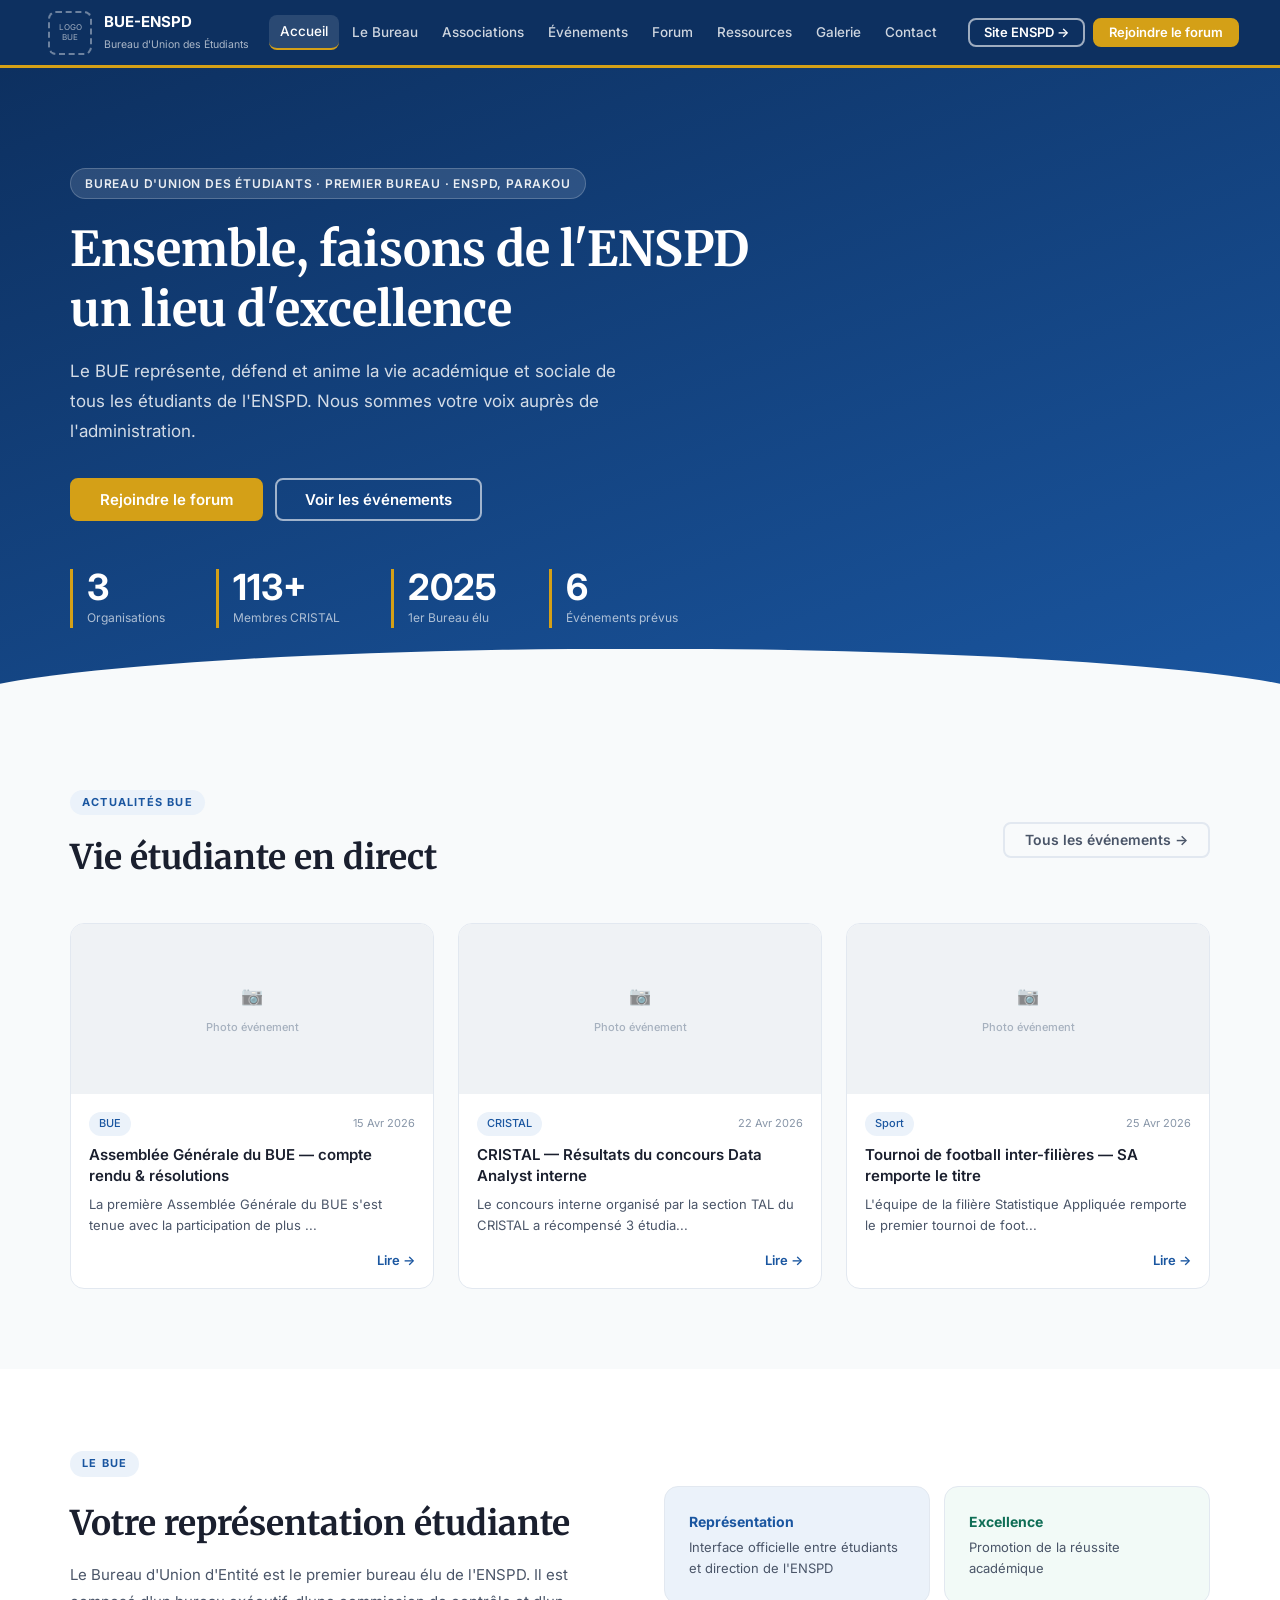
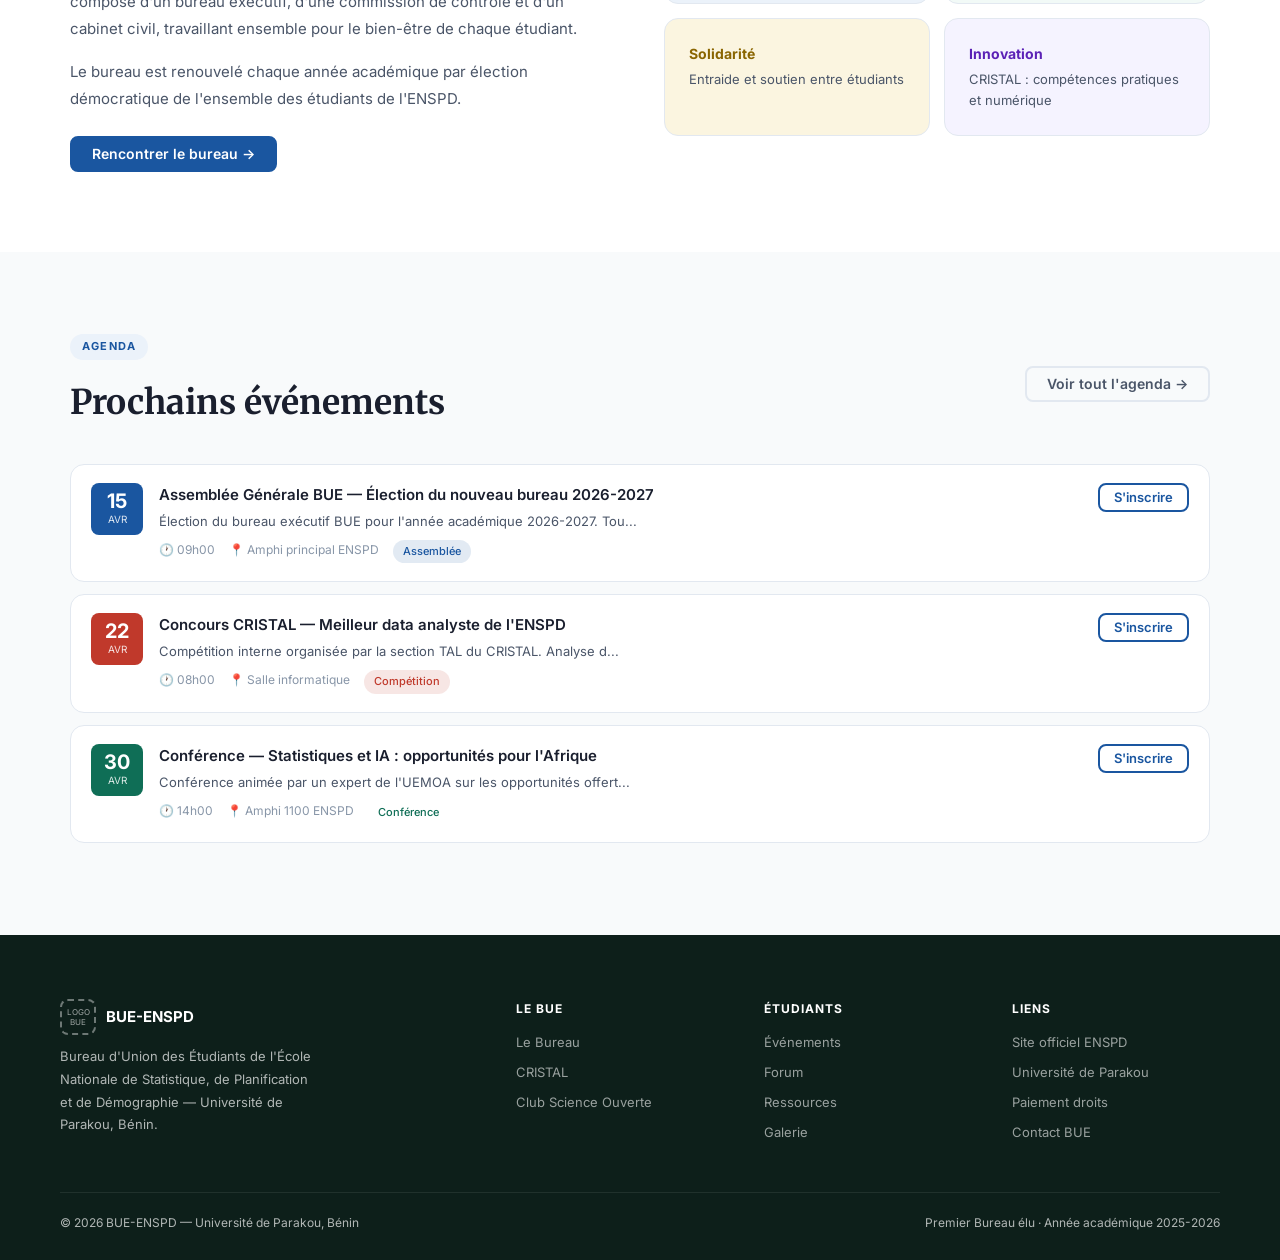
<file: index.html>
<!DOCTYPE html>
<html lang="fr">
<head>
  <meta charset="UTF-8">
  <meta name="viewport" content="width=device-width,initial-scale=1.0">
  <title>BUE-ENSPD — Bureau d'Union des Étudiants | Université de Parakou</title>
  <meta name="description" content="Site officiel du Bureau d'Union des Étudiants de l'ENSPD — représentation, événements, forum et ressources étudiantes.">

  <link rel="stylesheet" href="style.css?v=2">


  <style>
    .nav { background: #0d3060; border-bottom-color: #D4A017; }
    .hero { background: linear-gradient(160deg, #0d3060 0%, #1A56A0 100%); }
    .sec-tag { background: #EBF2FA; color: #1A56A0; }
    .btn-primary { background: #1A56A0; border-color: #1A56A0; }
    .btn-primary:hover { background: #0d3060; border-color: #0d3060; }
    .btn-outline { color: #1A56A0; border-color: #1A56A0; }
    .btn-outline:hover { background: #1A56A0; color: #fff; }
    .nav-links a.active { border-bottom-color: #D4A017; }
    .stats-band { background: #0d3060; }
    .bg-vert { background: #0d3060; }
    .col-vert { color: #1A56A0; }
    .alert-vert { background: #EBF2FA; border-left-color: #1A56A0; color: #0d3060; }
    ::-webkit-scrollbar-thumb { background: #1A56A0; }
  </style>
</head>
<body>

<!-- ===== NAVBAR ===== -->
<nav class="nav" id="nav">
  <a class="nav-brand" href="#" onclick="router('accueil')">
    <div class="nav-logo-ph">
      <span style="font-size:8px;line-height:1.2;text-align:center">LOGO<br>BUE</span>
    </div>
    <div class="nav-brand-txt">
      <strong>BUE-ENSPD</strong>
      <small>Bureau d'Union des Étudiants</small>
    </div>
  </a>
  <div class="nav-links" id="nav-links">
    <a href="#" data-page="accueil">Accueil</a>
    <a href="#" data-page="bureau">Le Bureau</a>
    <a href="#" data-page="associations">Associations</a>
    <a href="#" data-page="evenements">Événements</a>
    <a href="#" data-page="forum">Forum</a>
    <a href="#" data-page="ressources">Ressources</a>
    <a href="#" data-page="galerie">Galerie</a>
    <a href="#" data-page="contact">Contact</a>
  </div>
  <div class="nav-actions">
    <a href="https://djorod1.github.io/enspd-site/" class="btn btn-secondary btn-sm" target="_blank">Site ENSPD →</a>
    <button class="btn btn-or btn-sm" onclick="router('forum')">Rejoindre le forum</button>
  </div>
  <button class="nav-burger" id="burger" onclick="toggleMenu()">
    <span></span><span></span><span></span>
  </button>
</nav>

<!-- ================================================================
     ACCUEIL
     ================================================================ -->
<div class="page active" id="p-accueil">

  <section class="hero">
    <div class="hero-inner">
      <div class="hero-eyebrow fu">Bureau d'Union des Étudiants · Premier Bureau · ENSPD, Parakou</div>
      <h1 class="fu fu-1">Ensemble, faisons de l'ENSPD<br>un lieu d'excellence</h1>
      <p class="hero-sub fu fu-2">Le BUE représente, défend et anime la vie académique et sociale de tous les étudiants de l'ENSPD. Nous sommes votre voix auprès de l'administration.</p>
      <div class="hero-btns fu fu-3">
        <button class="btn btn-or btn-lg" onclick="router('forum')">Rejoindre le forum</button>
        <button class="btn btn-secondary btn-lg" onclick="router('evenements')">Voir les événements</button>
      </div>
      <div class="hero-stats fu">
        <div class="hstat"><div class="hstat-val">3</div><div class="hstat-lbl">Organisations</div></div>
        <div class="hstat"><div class="hstat-val">113+</div><div class="hstat-lbl">Membres CRISTAL</div></div>
        <div class="hstat"><div class="hstat-val">2025</div><div class="hstat-lbl">1er Bureau élu</div></div>
        <div class="hstat"><div class="hstat-val">6</div><div class="hstat-lbl">Événements prévus</div></div>
      </div>
    </div>
  </section>

  <!-- ACTUS BUE -->
  <section class="section bg-fond">
    <div class="wrap">
      <div style="display:flex;justify-content:space-between;align-items:center;flex-wrap:wrap;gap:16px;margin-bottom:32px">
        <div><span class="sec-tag">Actualités BUE</span><h2 class="sec-h2" style="margin-top:8px">Vie étudiante en direct</h2></div>
        <button class="btn btn-ghost" onclick="router('evenements')">Tous les événements →</button>
      </div>
      <div class="grid-3" id="actus-bue-home"></div>
    </div>
  </section>

  <!-- PRÉSENTATION BUE -->
  <section class="section bg-blanc">
    <div class="wrap">
      <div style="display:grid;grid-template-columns:1fr 1fr;gap:48px;align-items:center">
        <div>
          <span class="sec-tag">Le BUE</span>
          <h2 class="sec-h2" style="margin-top:12px">Votre représentation étudiante</h2>
          <p style="color:var(--texte2);line-height:1.8;margin:16px 0;font-size:15px">Le Bureau d'Union d'Entité est le premier bureau élu de l'ENSPD. Il est composé d'un bureau exécutif, d'une commission de contrôle et d'un cabinet civil, travaillant ensemble pour le bien-être de chaque étudiant.</p>
          <p style="color:var(--texte2);line-height:1.8;margin-bottom:24px;font-size:15px">Le bureau est renouvelé chaque année académique par élection démocratique de l'ensemble des étudiants de l'ENSPD.</p>
          <button class="btn btn-primary" onclick="router('bureau')">Rencontrer le bureau →</button>
        </div>
        <div class="grid-2" style="gap:14px">
          <div class="card card-pad" style="background:#EBF2FA">
            <strong style="font-size:14px;color:#1A56A0;display:block;margin-bottom:4px">Représentation</strong>
            <p style="font-size:13px;color:var(--texte2)">Interface officielle entre étudiants et direction de l'ENSPD</p>
          </div>
          <div class="card card-pad" style="background:var(--vert-pale)">
            <strong style="font-size:14px;color:var(--vert);display:block;margin-bottom:4px">Excellence</strong>
            <p style="font-size:13px;color:var(--texte2)">Promotion de la réussite académique</p>
          </div>
          <div class="card card-pad" style="background:#FBF5E0">
            <strong style="font-size:14px;color:#8a6500;display:block;margin-bottom:4px">Solidarité</strong>
            <p style="font-size:13px;color:var(--texte2)">Entraide et soutien entre étudiants</p>
          </div>
          <div class="card card-pad" style="background:#F5F3FF">
            <strong style="font-size:14px;color:#5b21b6;display:block;margin-bottom:4px">Innovation</strong>
            <p style="font-size:13px;color:var(--texte2)">CRISTAL : compétences pratiques et numérique</p>
          </div>
        </div>
      </div>
    </div>
  </section>

  <!-- PROCHAINS ÉVÉNEMENTS -->
  <section class="section bg-fond">
    <div class="wrap">
      <div style="display:flex;justify-content:space-between;align-items:center;flex-wrap:wrap;gap:16px;margin-bottom:28px">
        <div><span class="sec-tag">Agenda</span><h2 class="sec-h2" style="margin-top:8px">Prochains événements</h2></div>
        <button class="btn btn-ghost" onclick="router('evenements')">Voir tout l'agenda →</button>
      </div>
      <div id="events-home"></div>
    </div>
  </section>

</div>

<!-- ================================================================
     BUREAU
     ================================================================ -->
<div class="page" id="p-bureau">
  <div class="page-hero" style="background:linear-gradient(135deg,#0d3060,#1A56A0)">
    <div class="wrap">
      <div class="breadcrumb">Accueil / Le Bureau</div>
      <h1>Le Bureau Exécutif BUE</h1>
      <p>Le premier bureau élu de l'ENSPD — renouvelé chaque année académique par l'ensemble des étudiants.</p>
    </div>
  </div>
  <section class="section bg-blanc">
    <div class="wrap">
      <div class="sec-hd center mb-32">
        <span class="sec-tag">Bureau Exécutif 2025-2026</span>
        <h2 class="sec-h2">Votre bureau cette année</h2>
        <p class="sec-sub">Élu démocratiquement par les étudiants de l'ENSPD pour l'année académique 2025-2026.</p>
      </div>
      <div class="alert alert-vert mb-32">
        <span>ℹ</span>
        <div>Le bureau est renouvelé chaque année. Les noms et photos ci-dessous sont ceux du bureau en exercice. Les prochaines élections se tiendront lors de l'Assemblée Générale d'avril 2026.</div>
      </div>
      <div class="grid-auto-sm" id="bureau-list"></div>
    </div>
  </section>
</div>

<!-- ================================================================
     ASSOCIATIONS
     ================================================================ -->
<div class="page" id="p-associations">
  <div class="page-hero" style="background:linear-gradient(135deg,#0a3d2d,var(--vert))">
    <div class="wrap">
      <div class="breadcrumb">Accueil / Associations</div>
      <h1>Associations étudiantes</h1>
      <p>Les organisations qui animent la vie étudiante à l'ENSPD.</p>
    </div>
  </div>
  <section class="section bg-blanc">
    <div class="wrap">
      <!-- CRISTAL -->
      <div style="margin-bottom:56px">
        <div style="display:flex;gap:20px;align-items:flex-start;margin-bottom:28px;flex-wrap:wrap">
          <div style="flex:1;min-width:260px">
            <span class="sec-tag mb-12" style="display:inline-block">Association CRISTAL</span>
            <h2 class="sec-h2" style="margin-top:4px">Collectif de Recherche et d'Innovation en Statistique</h2>
            <p style="color:var(--texte2);line-height:1.8;margin-top:12px;font-size:15px">Le CRISTAL rassemble les étudiants passionnés de statistique, planification et suivi-évaluation pour renforcer leurs compétences pratiques. C'est un cadre d'entraide, d'apprentissage et de partage de connaissances.</p>
          </div>
          <div style="background:var(--vert-pale);border-radius:var(--r-lg);padding:20px 24px;min-width:200px">
            <div style="font-size:28px;font-weight:700;color:var(--vert)">113+</div>
            <div style="font-size:13px;color:var(--texte3)">membres actifs</div>
            <div style="font-size:28px;font-weight:700;color:var(--vert);margin-top:12px">4</div>
            <div style="font-size:13px;color:var(--texte3)">sections spécialisées</div>
          </div>
        </div>
        <div class="grid-4" id="cristal-sections"></div>
      </div>
      <div class="divider"></div>
      <!-- Club Science Ouverte -->
      <div style="margin-top:40px;padding:28px;border-radius:var(--r-xl);background:#EBF2FA;border:1px solid rgba(26,86,160,0.15)">
        <h3 style="font-size:20px;font-weight:700;margin-bottom:12px;color:#0d3060">Club Science Ouverte Parakou</h3>
        <p style="font-size:15px;color:var(--texte2);line-height:1.8;margin-bottom:16px">Inspiré du projet APSOHA (Association pour la Promotion de la Science Ouverte en Haïti et en Afrique), ce club promeut la science accessible et ouverte au service du développement local. Il s'inscrit dans la dynamique internationale de la science ouverte.</p>
        <div style="display:flex;gap:10px;flex-wrap:wrap">
          <span class="tag tag-bleu">Science ouverte</span>
          <span class="tag tag-bleu">Publication académique</span>
          <span class="tag tag-bleu">Partenariat APSOHA</span>
        </div>
      </div>
    </div>
  </section>
</div>

<!-- ================================================================
     ÉVÉNEMENTS
     ================================================================ -->
<div class="page" id="p-evenements">
  <div class="page-hero" style="background:linear-gradient(135deg,#0d3060,#1A56A0)">
    <div class="wrap">
      <div class="breadcrumb">Accueil / Événements</div>
      <h1>Agenda & Événements</h1>
      <p>Assemblées générales, compétitions, conférences, soirées — tout l'agenda du BUE.</p>
    </div>
  </div>
  <section class="section bg-fond">
    <div class="wrap">
      <div style="display:flex;justify-content:space-between;align-items:center;flex-wrap:wrap;gap:16px;margin-bottom:28px">
        <h2 style="font-size:20px;font-weight:700">Prochains événements — Avr / Mai 2026</h2>
        <button class="btn btn-primary btn-sm" onclick="proposerEvent()">+ Proposer un événement</button>
      </div>
      <div id="events-list"></div>
    </div>
  </section>
</div>

<!-- ================================================================
     FORUM
     ================================================================ -->
<div class="page" id="p-forum">
  <div class="page-hero" style="background:linear-gradient(135deg,#0d3060,var(--vert))">
    <div class="wrap">
      <div class="breadcrumb">Accueil / Forum</div>
      <h1>Forum Étudiant</h1>
      <p>Posez vos questions, partagez vos ressources, discutez avec vos camarades de l'ENSPD.</p>
    </div>
  </div>
  <section class="section bg-fond">
    <div class="wrap">
      <h3 style="font-size:17px;font-weight:700;margin-bottom:18px">Catégories</h3>
      <div class="grid-auto-sm mb-32" id="forum-cats"></div>
      <div style="display:flex;justify-content:space-between;align-items:center;flex-wrap:wrap;gap:12px;margin-bottom:18px">
        <h3 style="font-size:17px;font-weight:700">Fils de discussion récents</h3>
        <div style="display:flex;gap:8px">
          <button class="btn btn-ghost btn-sm" onclick="renderFils()">Tout afficher</button>
          <button class="btn btn-primary btn-sm" onclick="nouveauSujet()">+ Nouveau sujet</button>
        </div>
      </div>
      <div id="forum-fils"></div>
    </div>
  </section>
</div>

<!-- ================================================================
     RESSOURCES
     ================================================================ -->
<div class="page" id="p-ressources">
  <div class="page-hero" style="background:linear-gradient(135deg,#0a3d2d,var(--vert))">
    <div class="wrap">
      <div class="breadcrumb">Accueil / Ressources</div>
      <h1>Ressources Étudiantes</h1>
      <p>Emplois du temps, modèles de demandes, glossaire LMD et guides pour votre vie à l'ENSPD.</p>
    </div>
  </div>
  <section class="section bg-fond">
    <div class="wrap">
      <div class="alert alert-vert mb-28">
        <span>🏦</span>
        <div><strong>Paiement des droits universitaires</strong> — Plateforme : <strong>paiement.tresorbenin.bj</strong> · Compte ENSPD : <strong>01001 000001048692 20</strong> (BJ66 0010 0100 0001 0486 9220) · <a href="https://djorod1.github.io/enspd-site/" target="_blank" style="color:var(--vert);font-weight:600">Procédure complète sur le site ENSPD →</a></div>
      </div>
      <!-- Filtres -->
      <div style="display:flex;gap:8px;flex-wrap:wrap;margin-bottom:24px" id="res-filtres">
        <button class="btn btn-primary btn-sm rf" onclick="filterRes('',this)">Tout</button>
        <button class="btn btn-ghost btn-sm rf" onclick="filterRes('Emploi du temps',this)">Emplois du temps</button>
        <button class="btn btn-ghost btn-sm rf" onclick="filterRes('Administratif',this)">Administratif</button>
        <button class="btn btn-ghost btn-sm rf" onclick="filterRes('Pédagogie',this)">Pédagogie</button>
      </div>
      <div id="res-list"></div>
    </div>
  </section>
</div>

<!-- ================================================================
     GALERIE
     ================================================================ -->
<div class="page" id="p-galerie">
  <div class="page-hero" style="background:linear-gradient(135deg,#0d3060,#1A56A0)">
    <div class="wrap">
      <div class="breadcrumb">Accueil / Galerie</div>
      <h1>Galerie</h1>
      <p>Les moments marquants de la vie étudiante à l'ENSPD.</p>
    </div>
  </div>
  <section class="section bg-blanc">
    <div class="wrap">
      <div class="galerie-grid" id="galerie-bue"></div>
    </div>
  </section>
</div>

<!-- ================================================================
     CONTACT
     ================================================================ -->
<div class="page" id="p-contact">
  <div class="page-hero" style="background:linear-gradient(135deg,#0d3060,#1A56A0)">
    <div class="wrap">
      <div class="breadcrumb">Accueil / Contact</div>
      <h1>Contactez le BUE</h1>
      <p>Une question, une suggestion ou une réclamation ? Le BUE vous répond.</p>
    </div>
  </div>
  <section class="section bg-blanc">
    <div class="wrap">
      <div style="display:grid;grid-template-columns:1fr 1fr;gap:48px">
        <div>
          <h2 style="font-size:20px;font-weight:700;margin-bottom:24px">Envoyer un message au BUE</h2>
          <form id="contact-form" onsubmit="envoyerContact(event)">
            <div class="form-group">
              <label class="form-label">Nom complet *</label>
              <input id="c-nom" type="text" class="form-input" placeholder="Votre nom et prénoms" required>
            </div>
            <div class="form-group">
              <label class="form-label">Email *</label>
              <input id="c-email" type="email" class="form-input" placeholder="votre.email@exemple.com" required>
            </div>
            <div class="form-group">
              <label class="form-label">Filière</label>
              <select class="form-select">
                <option value="">-- Sélectionnez votre filière --</option>
                <option>Statistique Appliquée (Licence)</option>
                <option>Planification & Suivi-Évaluation (Licence)</option>
                <option>Master SAAV</option>
                <option>Master SESA</option>
                <option>Master SSD</option>
                <option>Master SE-MP</option>
                <option>Master PDL</option>
              </select>
            </div>
            <div class="form-group">
              <label class="form-label">Sujet</label>
              <select class="form-select">
                <option>Question sur un événement</option>
                <option>Rejoindre une association</option>
                <option>Problème académique</option>
                <option>Suggestion pour le BUE</option>
                <option>Autre</option>
              </select>
            </div>
            <div class="form-group">
              <label class="form-label">Message *</label>
              <textarea id="c-msg" class="form-textarea" placeholder="Votre message..." required></textarea>
            </div>
            <button type="submit" class="btn btn-primary btn-lg" style="width:100%">Envoyer au BUE</button>
          </form>
        </div>
        <div style="display:flex;flex-direction:column;gap:16px">
          <h2 style="font-size:20px;font-weight:700">Nous trouver</h2>
          <div class="card card-pad" style="display:flex;gap:14px">
            <div style="font-size:22px">📍</div>
            <div><strong style="display:block;margin-bottom:4px">Adresse</strong><p style="font-size:14px;color:var(--texte2)">Campus Université de Parakou<br>ENSPD — Secrétariat BUE<br>Parakou, Bénin</p></div>
          </div>
          <div class="card card-pad" style="display:flex;gap:14px">
            <div style="font-size:22px">📧</div>
            <div><strong style="display:block;margin-bottom:4px">Email</strong><a href="/cdn-cgi/l/email-protection#0466716144616a7774602971742a666e" style="color:#1A56A0;font-size:14px"><span class="__cf_email__" data-cfemail="bedccbdbfedbd0cdceda93cbce90dcd4">[email&#160;protected]</span></a></div>
          </div>
          <div class="card card-pad" style="display:flex;gap:14px">
            <div style="font-size:22px">💬</div>
            <div>
              <strong style="display:block;margin-bottom:8px">Réseaux sociaux</strong>
              <div style="display:flex;gap:8px;flex-wrap:wrap">
                <button class="btn btn-outline btn-sm" onclick="toast('Redirection Facebook BUE-ENSPD','inf')">Facebook</button>
                <button class="btn btn-outline btn-sm" onclick="toast('Lien WhatsApp BUE copié','ok')">WhatsApp</button>
              </div>
            </div>
          </div>
          <div class="card card-pad" style="background:#EBF2FA">
            <strong style="font-size:14px;display:block;margin-bottom:8px">Permanences BUE</strong>
            <p style="font-size:13px;color:var(--texte2);line-height:1.7">Lundi – Vendredi : 08h00 – 17h00<br>Permanence fixe : Mercredi 10h – 12h<br>Réponse garantie sous 48h</p>
          </div>
          <a href="https://djorod1.github.io/enspd-site/" class="btn btn-primary btn-lg tc" target="_blank">Visiter le site officiel ENSPD →</a>
        </div>
      </div>
    </div>
  </section>
</div>

<!-- ===== FOOTER ===== -->
<footer class="footer">
  <div class="footer-grid">
    <div class="footer-brand">
      <div style="display:flex;align-items:center;gap:10px">
        <div class="nav-logo-ph" style="width:36px;height:36px;font-size:8px">LOGO<br>BUE</div>
        <div style="color:#fff;font-weight:700;font-size:15px">BUE-ENSPD</div>
      </div>
      <p>Bureau d'Union des Étudiants de l'École Nationale de Statistique, de Planification et de Démographie — Université de Parakou, Bénin.</p>
    </div>
    <div class="footer-col">
      <h4>Le BUE</h4>
      <a href="#" data-page="bureau">Le Bureau</a>
      <a href="#" data-page="associations">CRISTAL</a>
      <a href="#" data-page="associations">Club Science Ouverte</a>
    </div>
    <div class="footer-col">
      <h4>Étudiants</h4>
      <a href="#" data-page="evenements">Événements</a>
      <a href="#" data-page="forum">Forum</a>
      <a href="#" data-page="ressources">Ressources</a>
      <a href="#" data-page="galerie">Galerie</a>
    </div>
    <div class="footer-col">
      <h4>Liens</h4>
      <a href="https://djorod1.github.io/enspd-site/" target="_blank">Site officiel ENSPD</a>
      <a href="http://www.univ-parakou.bj" target="_blank">Université de Parakou</a>
      <a href="https://paiement.tresorbenin.bj" target="_blank">Paiement droits</a>
      <a href="#" data-page="contact">Contact BUE</a>
    </div>
  </div>
  <div class="footer-bot">
    <span>© 2026 BUE-ENSPD — Université de Parakou, Bénin</span>
    <span>Premier Bureau élu · Année académique 2025-2026</span>
  </div>
</footer>

<!-- MODAL -->
<div class="modal-bg" id="modal-bg">
  <div class="modal">
    <div class="modal-head">
      <h2 id="modal-title"></h2>
      <button class="modal-close" onclick="closeModal()">✕</button>
    </div>
    <div class="modal-body" id="modal-body"></div>
  </div>
</div>

<!-- TOAST CONTAINER -->
<div id="toasts" style="position:fixed;bottom:24px;right:24px;z-index:999;display:flex;flex-direction:column;gap:8px;"></div>

<script src="bue.js?v=2"></script>
</body>
</html>
</file>
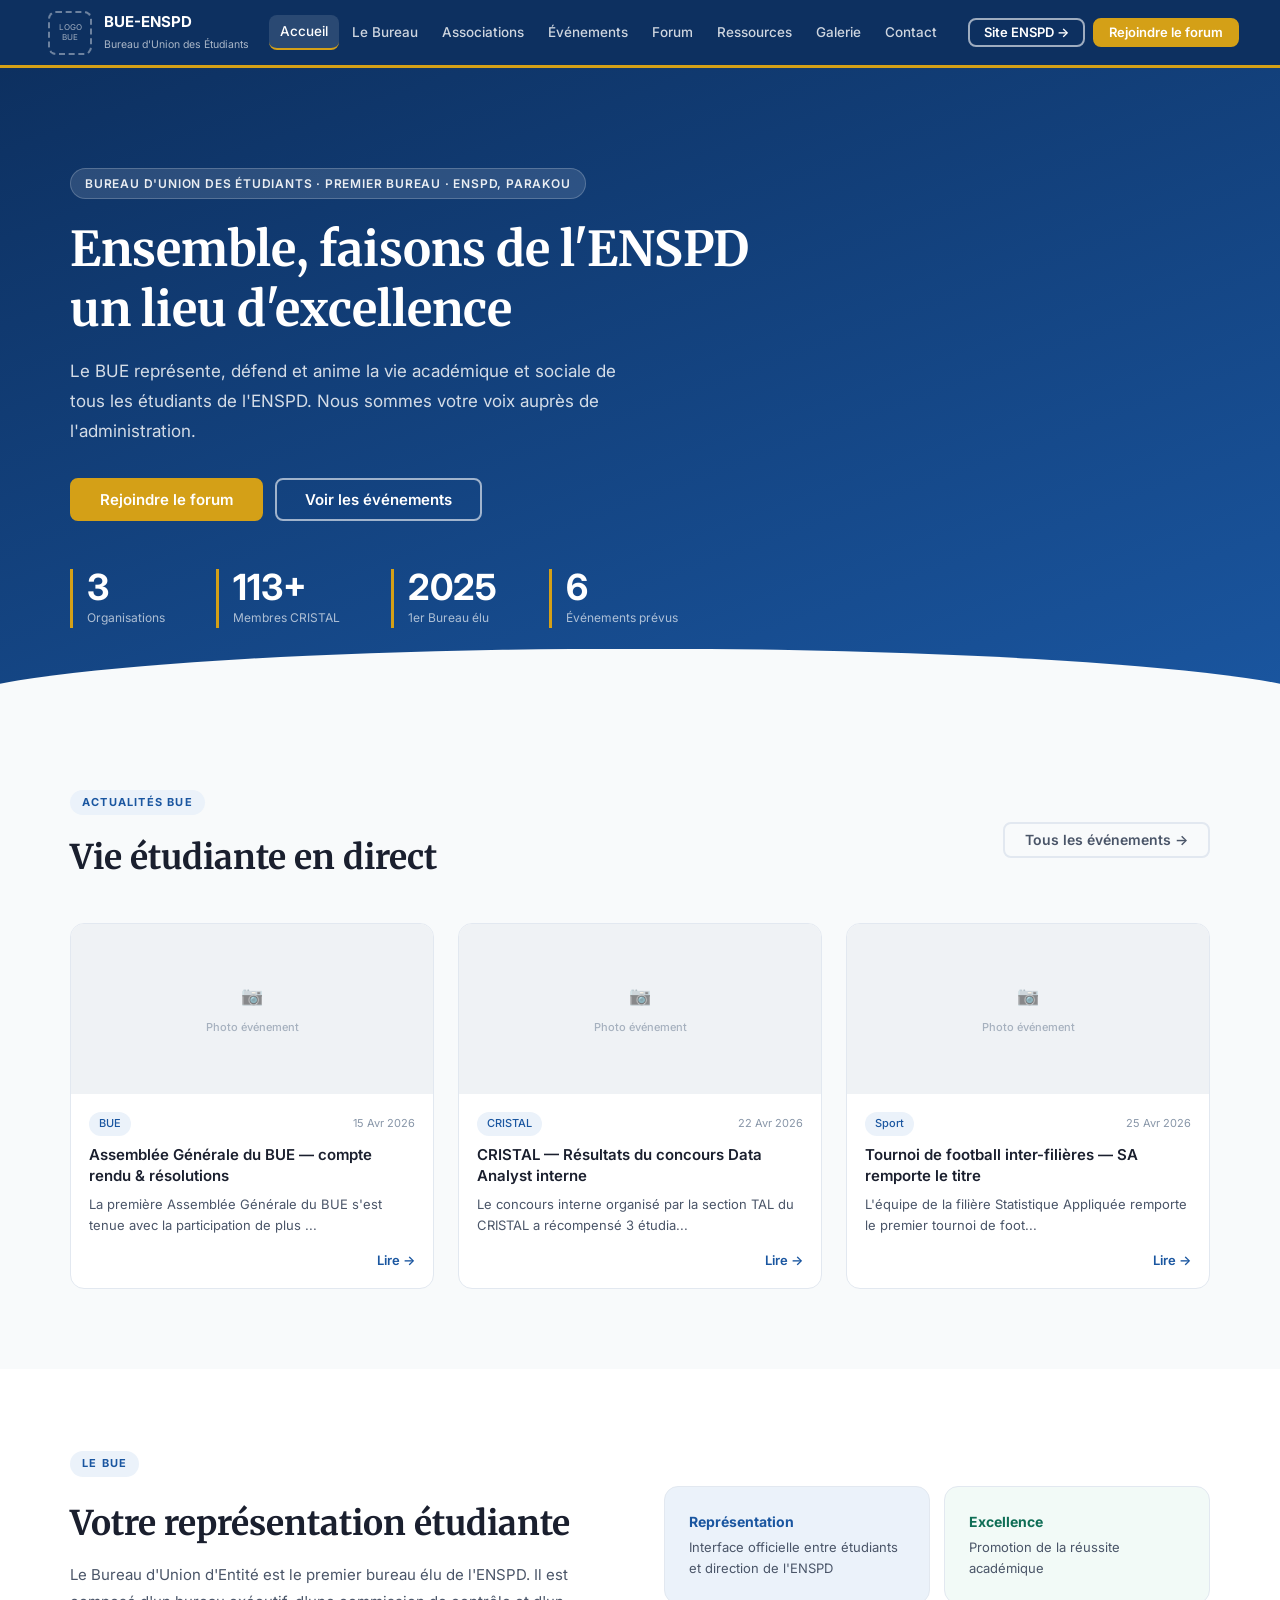
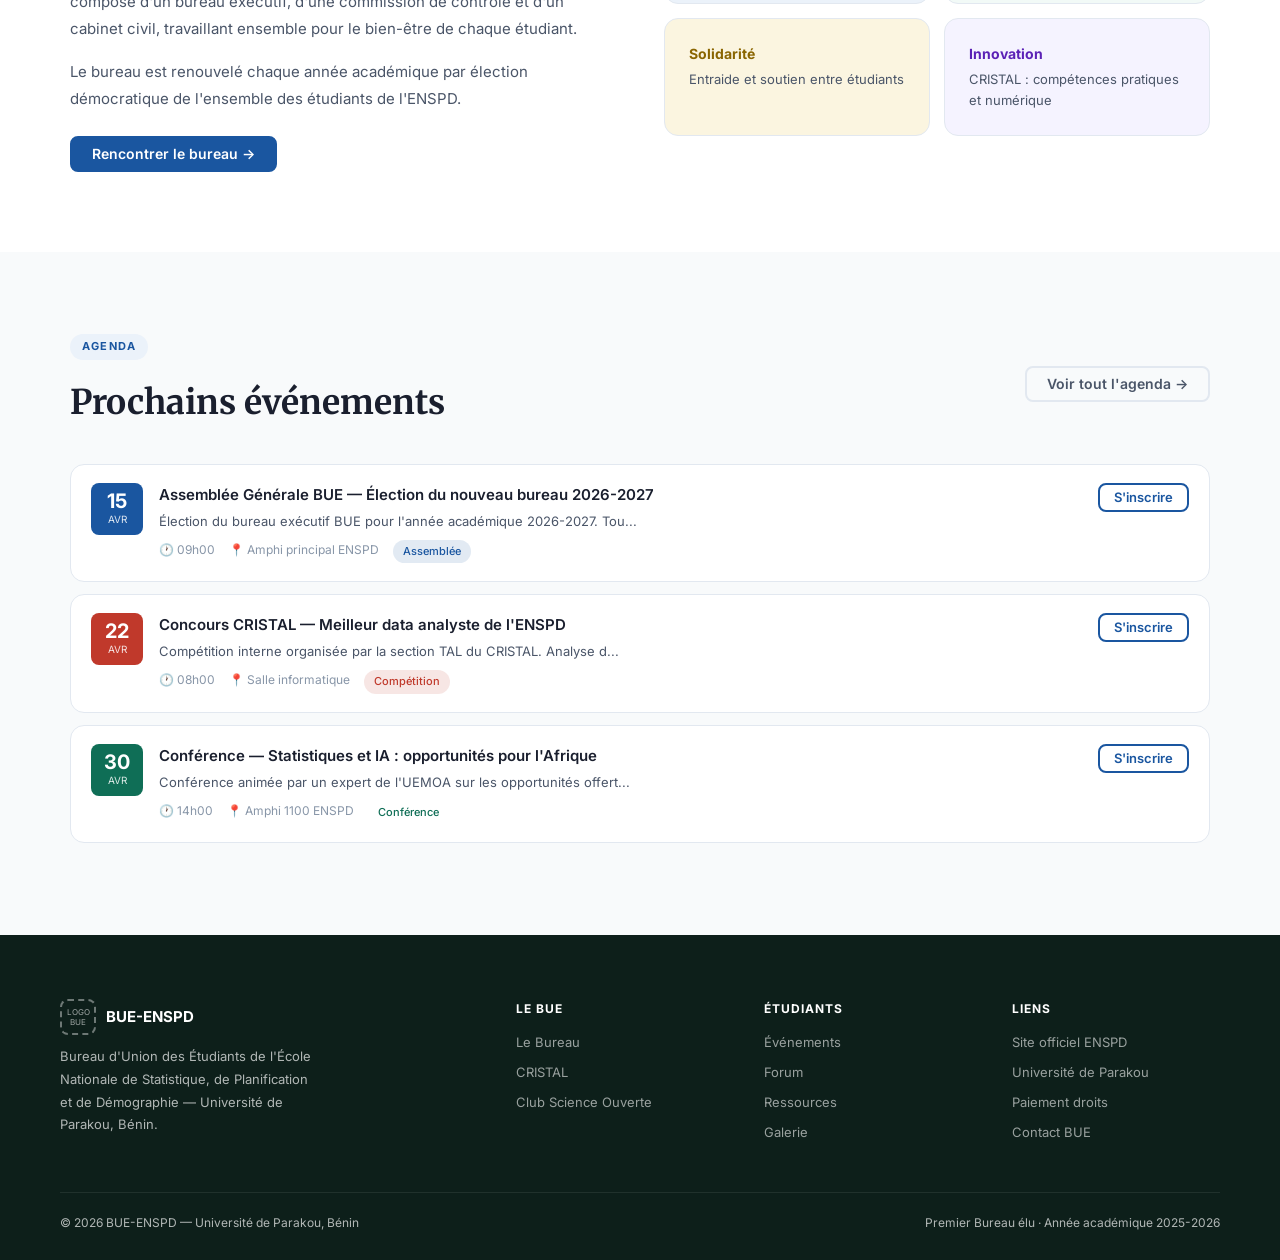
<file: bue.html>
<!DOCTYPE html>
<html lang="fr">
<head>
  <meta charset="UTF-8">
  <meta name="viewport" content="width=device-width,initial-scale=1.0">
  <title>BUE-ENSPD — Bureau d'Union des Étudiants | Université de Parakou</title>
  <meta name="description" content="Site officiel du Bureau d'Union des Étudiants de l'ENSPD — représentation, événements, forum et ressources étudiantes.">
  <link rel="stylesheet" href="style.css">
  

  <style>
    .nav { background: #0d3060; border-bottom-color: #D4A017; }
    .hero { background: linear-gradient(160deg, #0d3060 0%, #1A56A0 100%); }
    .sec-tag { background: #EBF2FA; color: #1A56A0; }
    .btn-primary { background: #1A56A0; border-color: #1A56A0; }
    .btn-primary:hover { background: #0d3060; border-color: #0d3060; }
    .btn-outline { color: #1A56A0; border-color: #1A56A0; }
    .btn-outline:hover { background: #1A56A0; color: #fff; }
    .nav-links a.active { border-bottom-color: #D4A017; }
    .stats-band { background: #0d3060; }
    .bg-vert { background: #0d3060; }
    .col-vert { color: #1A56A0; }
    .alert-vert { background: #EBF2FA; border-left-color: #1A56A0; color: #0d3060; }
    ::-webkit-scrollbar-thumb { background: #1A56A0; }
  </style>
</head>
<body>

<!-- ===== NAVBAR ===== -->
<nav class="nav" id="nav">
  <a class="nav-brand" href="#" onclick="router('accueil')">
    <div class="nav-logo-ph">
      <span style="font-size:8px;line-height:1.2;text-align:center">LOGO<br>BUE</span>
    </div>
    <div class="nav-brand-txt">
      <strong>BUE-ENSPD</strong>
      <small>Bureau d'Union des Étudiants</small>
    </div>
  </a>
  <div class="nav-links" id="nav-links">
    <a href="#" data-page="accueil">Accueil</a>
    <a href="#" data-page="bureau">Le Bureau</a>
    <a href="#" data-page="associations">Associations</a>
    <a href="#" data-page="evenements">Événements</a>
    <a href="#" data-page="forum">Forum</a>
    <a href="#" data-page="ressources">Ressources</a>
    <a href="#" data-page="galerie">Galerie</a>
    <a href="#" data-page="contact">Contact</a>
  </div>
  <div class="nav-actions">
    <a href="../enspd/index.html" class="btn btn-secondary btn-sm" target="_blank">Site ENSPD →</a>
    <button class="btn btn-or btn-sm" onclick="router('forum')">Rejoindre le forum</button>
  </div>
  <button class="nav-burger" id="burger" onclick="toggleMenu()">
    <span></span><span></span><span></span>
  </button>
</nav>

<!-- ================================================================
     ACCUEIL
     ================================================================ -->
<div class="page active" id="p-accueil">

  <section class="hero">
    <div class="hero-inner">
      <div class="hero-eyebrow fu">Bureau d'Union des Étudiants · Premier Bureau · ENSPD, Parakou</div>
      <h1 class="fu fu-1">Ensemble, faisons de l'ENSPD<br>un lieu d'excellence</h1>
      <p class="hero-sub fu fu-2">Le BUE représente, défend et anime la vie académique et sociale de tous les étudiants de l'ENSPD. Nous sommes votre voix auprès de l'administration.</p>
      <div class="hero-btns fu fu-3">
        <button class="btn btn-or btn-lg" onclick="router('forum')">Rejoindre le forum</button>
        <button class="btn btn-secondary btn-lg" onclick="router('evenements')">Voir les événements</button>
      </div>
      <div class="hero-stats fu">
        <div class="hstat"><div class="hstat-val">3</div><div class="hstat-lbl">Organisations</div></div>
        <div class="hstat"><div class="hstat-val">113+</div><div class="hstat-lbl">Membres CRISTAL</div></div>
        <div class="hstat"><div class="hstat-val">2025</div><div class="hstat-lbl">1er Bureau élu</div></div>
        <div class="hstat"><div class="hstat-val">6</div><div class="hstat-lbl">Événements prévus</div></div>
      </div>
    </div>
  </section>

  <!-- ACTUS BUE -->
  <section class="section bg-fond">
    <div class="wrap">
      <div style="display:flex;justify-content:space-between;align-items:center;flex-wrap:wrap;gap:16px;margin-bottom:32px">
        <div><span class="sec-tag">Actualités BUE</span><h2 class="sec-h2" style="margin-top:8px">Vie étudiante en direct</h2></div>
        <button class="btn btn-ghost" onclick="router('evenements')">Tous les événements →</button>
      </div>
      <div class="grid-3" id="actus-bue-home"></div>
    </div>
  </section>

  <!-- PRÉSENTATION BUE -->
  <section class="section bg-blanc">
    <div class="wrap">
      <div style="display:grid;grid-template-columns:1fr 1fr;gap:48px;align-items:center">
        <div>
          <span class="sec-tag">Le BUE</span>
          <h2 class="sec-h2" style="margin-top:12px">Votre représentation étudiante</h2>
          <p style="color:var(--texte2);line-height:1.8;margin:16px 0;font-size:15px">Le Bureau d'Union d'Entité est le premier bureau élu de l'ENSPD. Il est composé d'un bureau exécutif, d'une commission de contrôle et d'un cabinet civil, travaillant ensemble pour le bien-être de chaque étudiant.</p>
          <p style="color:var(--texte2);line-height:1.8;margin-bottom:24px;font-size:15px">Le bureau est renouvelé chaque année académique par élection démocratique de l'ensemble des étudiants de l'ENSPD.</p>
          <button class="btn btn-primary" onclick="router('bureau')">Rencontrer le bureau →</button>
        </div>
        <div class="grid-2" style="gap:14px">
          <div class="card card-pad" style="background:#EBF2FA">
            <strong style="font-size:14px;color:#1A56A0;display:block;margin-bottom:4px">Représentation</strong>
            <p style="font-size:13px;color:var(--texte2)">Interface officielle entre étudiants et direction de l'ENSPD</p>
          </div>
          <div class="card card-pad" style="background:var(--vert-pale)">
            <strong style="font-size:14px;color:var(--vert);display:block;margin-bottom:4px">Excellence</strong>
            <p style="font-size:13px;color:var(--texte2)">Promotion de la réussite académique</p>
          </div>
          <div class="card card-pad" style="background:#FBF5E0">
            <strong style="font-size:14px;color:#8a6500;display:block;margin-bottom:4px">Solidarité</strong>
            <p style="font-size:13px;color:var(--texte2)">Entraide et soutien entre étudiants</p>
          </div>
          <div class="card card-pad" style="background:#F5F3FF">
            <strong style="font-size:14px;color:#5b21b6;display:block;margin-bottom:4px">Innovation</strong>
            <p style="font-size:13px;color:var(--texte2)">CRISTAL : compétences pratiques et numérique</p>
          </div>
        </div>
      </div>
    </div>
  </section>

  <!-- PROCHAINS ÉVÉNEMENTS -->
  <section class="section bg-fond">
    <div class="wrap">
      <div style="display:flex;justify-content:space-between;align-items:center;flex-wrap:wrap;gap:16px;margin-bottom:28px">
        <div><span class="sec-tag">Agenda</span><h2 class="sec-h2" style="margin-top:8px">Prochains événements</h2></div>
        <button class="btn btn-ghost" onclick="router('evenements')">Voir tout l'agenda →</button>
      </div>
      <div id="events-home"></div>
    </div>
  </section>

</div>

<!-- ================================================================
     BUREAU
     ================================================================ -->
<div class="page" id="p-bureau">
  <div class="page-hero" style="background:linear-gradient(135deg,#0d3060,#1A56A0)">
    <div class="wrap">
      <div class="breadcrumb">Accueil / Le Bureau</div>
      <h1>Le Bureau Exécutif BUE</h1>
      <p>Le premier bureau élu de l'ENSPD — renouvelé chaque année académique par l'ensemble des étudiants.</p>
    </div>
  </div>
  <section class="section bg-blanc">
    <div class="wrap">
      <div class="sec-hd center mb-32">
        <span class="sec-tag">Bureau Exécutif 2025-2026</span>
        <h2 class="sec-h2">Votre bureau cette année</h2>
        <p class="sec-sub">Élu démocratiquement par les étudiants de l'ENSPD pour l'année académique 2025-2026.</p>
      </div>
      <div class="alert alert-vert mb-32">
        <span>ℹ</span>
        <div>Le bureau est renouvelé chaque année. Les noms et photos ci-dessous sont ceux du bureau en exercice. Les prochaines élections se tiendront lors de l'Assemblée Générale d'avril 2026.</div>
      </div>
      <div class="grid-auto-sm" id="bureau-list"></div>
    </div>
  </section>
</div>

<!-- ================================================================
     ASSOCIATIONS
     ================================================================ -->
<div class="page" id="p-associations">
  <div class="page-hero" style="background:linear-gradient(135deg,#0a3d2d,var(--vert))">
    <div class="wrap">
      <div class="breadcrumb">Accueil / Associations</div>
      <h1>Associations étudiantes</h1>
      <p>Les organisations qui animent la vie étudiante à l'ENSPD.</p>
    </div>
  </div>
  <section class="section bg-blanc">
    <div class="wrap">
      <!-- CRISTAL -->
      <div style="margin-bottom:56px">
        <div style="display:flex;gap:20px;align-items:flex-start;margin-bottom:28px;flex-wrap:wrap">
          <div style="flex:1;min-width:260px">
            <span class="sec-tag mb-12" style="display:inline-block">Association CRISTAL</span>
            <h2 class="sec-h2" style="margin-top:4px">Collectif de Recherche et d'Innovation en Statistique</h2>
            <p style="color:var(--texte2);line-height:1.8;margin-top:12px;font-size:15px">Le CRISTAL rassemble les étudiants passionnés de statistique, planification et suivi-évaluation pour renforcer leurs compétences pratiques. C'est un cadre d'entraide, d'apprentissage et de partage de connaissances.</p>
          </div>
          <div style="background:var(--vert-pale);border-radius:var(--r-lg);padding:20px 24px;min-width:200px">
            <div style="font-size:28px;font-weight:700;color:var(--vert)">113+</div>
            <div style="font-size:13px;color:var(--texte3)">membres actifs</div>
            <div style="font-size:28px;font-weight:700;color:var(--vert);margin-top:12px">4</div>
            <div style="font-size:13px;color:var(--texte3)">sections spécialisées</div>
          </div>
        </div>
        <div class="grid-4" id="cristal-sections"></div>
      </div>
      <div class="divider"></div>
      <!-- Club Science Ouverte -->
      <div style="margin-top:40px;padding:28px;border-radius:var(--r-xl);background:#EBF2FA;border:1px solid rgba(26,86,160,0.15)">
        <h3 style="font-size:20px;font-weight:700;margin-bottom:12px;color:#0d3060">Club Science Ouverte Parakou</h3>
        <p style="font-size:15px;color:var(--texte2);line-height:1.8;margin-bottom:16px">Inspiré du projet APSOHA (Association pour la Promotion de la Science Ouverte en Haïti et en Afrique), ce club promeut la science accessible et ouverte au service du développement local. Il s'inscrit dans la dynamique internationale de la science ouverte.</p>
        <div style="display:flex;gap:10px;flex-wrap:wrap">
          <span class="tag tag-bleu">Science ouverte</span>
          <span class="tag tag-bleu">Publication académique</span>
          <span class="tag tag-bleu">Partenariat APSOHA</span>
        </div>
      </div>
    </div>
  </section>
</div>

<!-- ================================================================
     ÉVÉNEMENTS
     ================================================================ -->
<div class="page" id="p-evenements">
  <div class="page-hero" style="background:linear-gradient(135deg,#0d3060,#1A56A0)">
    <div class="wrap">
      <div class="breadcrumb">Accueil / Événements</div>
      <h1>Agenda & Événements</h1>
      <p>Assemblées générales, compétitions, conférences, soirées — tout l'agenda du BUE.</p>
    </div>
  </div>
  <section class="section bg-fond">
    <div class="wrap">
      <div style="display:flex;justify-content:space-between;align-items:center;flex-wrap:wrap;gap:16px;margin-bottom:28px">
        <h2 style="font-size:20px;font-weight:700">Prochains événements — Avr / Mai 2026</h2>
        <button class="btn btn-primary btn-sm" onclick="proposerEvent()">+ Proposer un événement</button>
      </div>
      <div id="events-list"></div>
    </div>
  </section>
</div>

<!-- ================================================================
     FORUM
     ================================================================ -->
<div class="page" id="p-forum">
  <div class="page-hero" style="background:linear-gradient(135deg,#0d3060,var(--vert))">
    <div class="wrap">
      <div class="breadcrumb">Accueil / Forum</div>
      <h1>Forum Étudiant</h1>
      <p>Posez vos questions, partagez vos ressources, discutez avec vos camarades de l'ENSPD.</p>
    </div>
  </div>
  <section class="section bg-fond">
    <div class="wrap">
      <h3 style="font-size:17px;font-weight:700;margin-bottom:18px">Catégories</h3>
      <div class="grid-auto-sm mb-32" id="forum-cats"></div>
      <div style="display:flex;justify-content:space-between;align-items:center;flex-wrap:wrap;gap:12px;margin-bottom:18px">
        <h3 style="font-size:17px;font-weight:700">Fils de discussion récents</h3>
        <div style="display:flex;gap:8px">
          <button class="btn btn-ghost btn-sm" onclick="renderFils()">Tout afficher</button>
          <button class="btn btn-primary btn-sm" onclick="nouveauSujet()">+ Nouveau sujet</button>
        </div>
      </div>
      <div id="forum-fils"></div>
    </div>
  </section>
</div>

<!-- ================================================================
     RESSOURCES
     ================================================================ -->
<div class="page" id="p-ressources">
  <div class="page-hero" style="background:linear-gradient(135deg,#0a3d2d,var(--vert))">
    <div class="wrap">
      <div class="breadcrumb">Accueil / Ressources</div>
      <h1>Ressources Étudiantes</h1>
      <p>Emplois du temps, modèles de demandes, glossaire LMD et guides pour votre vie à l'ENSPD.</p>
    </div>
  </div>
  <section class="section bg-fond">
    <div class="wrap">
      <div class="alert alert-vert mb-28">
        <span>🏦</span>
        <div><strong>Paiement des droits universitaires</strong> — Plateforme : <strong>paiement.tresorbenin.bj</strong> · Compte ENSPD : <strong>01001 000001048692 20</strong> (BJ66 0010 0100 0001 0486 9220) · <a href="../enspd/index.html" target="_blank" style="color:var(--vert);font-weight:600">Procédure complète sur le site ENSPD →</a></div>
      </div>
      <!-- Filtres -->
      <div style="display:flex;gap:8px;flex-wrap:wrap;margin-bottom:24px" id="res-filtres">
        <button class="btn btn-primary btn-sm rf" onclick="filterRes('',this)">Tout</button>
        <button class="btn btn-ghost btn-sm rf" onclick="filterRes('Emploi du temps',this)">Emplois du temps</button>
        <button class="btn btn-ghost btn-sm rf" onclick="filterRes('Administratif',this)">Administratif</button>
        <button class="btn btn-ghost btn-sm rf" onclick="filterRes('Pédagogie',this)">Pédagogie</button>
      </div>
      <div id="res-list"></div>
    </div>
  </section>
</div>

<!-- ================================================================
     GALERIE
     ================================================================ -->
<div class="page" id="p-galerie">
  <div class="page-hero" style="background:linear-gradient(135deg,#0d3060,#1A56A0)">
    <div class="wrap">
      <div class="breadcrumb">Accueil / Galerie</div>
      <h1>Galerie</h1>
      <p>Les moments marquants de la vie étudiante à l'ENSPD.</p>
    </div>
  </div>
  <section class="section bg-blanc">
    <div class="wrap">
      <div class="galerie-grid" id="galerie-bue"></div>
    </div>
  </section>
</div>

<!-- ================================================================
     CONTACT
     ================================================================ -->
<div class="page" id="p-contact">
  <div class="page-hero" style="background:linear-gradient(135deg,#0d3060,#1A56A0)">
    <div class="wrap">
      <div class="breadcrumb">Accueil / Contact</div>
      <h1>Contactez le BUE</h1>
      <p>Une question, une suggestion ou une réclamation ? Le BUE vous répond.</p>
    </div>
  </div>
  <section class="section bg-blanc">
    <div class="wrap">
      <div style="display:grid;grid-template-columns:1fr 1fr;gap:48px">
        <div>
          <h2 style="font-size:20px;font-weight:700;margin-bottom:24px">Envoyer un message au BUE</h2>
          <form id="contact-form" onsubmit="envoyerContact(event)">
            <div class="form-group">
              <label class="form-label">Nom complet *</label>
              <input id="c-nom" type="text" class="form-input" placeholder="Votre nom et prénoms" required>
            </div>
            <div class="form-group">
              <label class="form-label">Email *</label>
              <input id="c-email" type="email" class="form-input" placeholder="votre.email@exemple.com" required>
            </div>
            <div class="form-group">
              <label class="form-label">Filière</label>
              <select class="form-select">
                <option value="">-- Sélectionnez votre filière --</option>
                <option>Statistique Appliquée (Licence)</option>
                <option>Planification & Suivi-Évaluation (Licence)</option>
                <option>Master SAAV</option>
                <option>Master SESA</option>
                <option>Master SSD</option>
                <option>Master SE-MP</option>
                <option>Master PDL</option>
              </select>
            </div>
            <div class="form-group">
              <label class="form-label">Sujet</label>
              <select class="form-select">
                <option>Question sur un événement</option>
                <option>Rejoindre une association</option>
                <option>Problème académique</option>
                <option>Suggestion pour le BUE</option>
                <option>Autre</option>
              </select>
            </div>
            <div class="form-group">
              <label class="form-label">Message *</label>
              <textarea id="c-msg" class="form-textarea" placeholder="Votre message..." required></textarea>
            </div>
            <button type="submit" class="btn btn-primary btn-lg" style="width:100%">Envoyer au BUE</button>
          </form>
        </div>
        <div style="display:flex;flex-direction:column;gap:16px">
          <h2 style="font-size:20px;font-weight:700">Nous trouver</h2>
          <div class="card card-pad" style="display:flex;gap:14px">
            <div style="font-size:22px">📍</div>
            <div><strong style="display:block;margin-bottom:4px">Adresse</strong><p style="font-size:14px;color:var(--texte2)">Campus Université de Parakou<br>ENSPD — Secrétariat BUE<br>Parakou, Bénin</p></div>
          </div>
          <div class="card card-pad" style="display:flex;gap:14px">
            <div style="font-size:22px">📧</div>
            <div><strong style="display:block;margin-bottom:4px">Email</strong><a href="mailto:bue@enspd-up.bj" style="color:#1A56A0;font-size:14px">bue@enspd-up.bj</a></div>
          </div>
          <div class="card card-pad" style="display:flex;gap:14px">
            <div style="font-size:22px">💬</div>
            <div>
              <strong style="display:block;margin-bottom:8px">Réseaux sociaux</strong>
              <div style="display:flex;gap:8px;flex-wrap:wrap">
                <button class="btn btn-outline btn-sm" onclick="toast('Redirection Facebook BUE-ENSPD','inf')">Facebook</button>
                <button class="btn btn-outline btn-sm" onclick="toast('Lien WhatsApp BUE copié','ok')">WhatsApp</button>
              </div>
            </div>
          </div>
          <div class="card card-pad" style="background:#EBF2FA">
            <strong style="font-size:14px;display:block;margin-bottom:8px">Permanences BUE</strong>
            <p style="font-size:13px;color:var(--texte2);line-height:1.7">Lundi – Vendredi : 08h00 – 17h00<br>Permanence fixe : Mercredi 10h – 12h<br>Réponse garantie sous 48h</p>
          </div>
          <a href="../enspd/index.html" class="btn btn-primary btn-lg tc" target="_blank">Visiter le site officiel ENSPD →</a>
        </div>
      </div>
    </div>
  </section>
</div>

<!-- ===== FOOTER ===== -->
<footer class="footer">
  <div class="footer-grid">
    <div class="footer-brand">
      <div style="display:flex;align-items:center;gap:10px">
        <div class="nav-logo-ph" style="width:36px;height:36px;font-size:8px">LOGO<br>BUE</div>
        <div style="color:#fff;font-weight:700;font-size:15px">BUE-ENSPD</div>
      </div>
      <p>Bureau d'Union des Étudiants de l'École Nationale de Statistique, de Planification et de Démographie — Université de Parakou, Bénin.</p>
    </div>
    <div class="footer-col">
      <h4>Le BUE</h4>
      <a href="#" data-page="bureau">Le Bureau</a>
      <a href="#" data-page="associations">CRISTAL</a>
      <a href="#" data-page="associations">Club Science Ouverte</a>
    </div>
    <div class="footer-col">
      <h4>Étudiants</h4>
      <a href="#" data-page="evenements">Événements</a>
      <a href="#" data-page="forum">Forum</a>
      <a href="#" data-page="ressources">Ressources</a>
      <a href="#" data-page="galerie">Galerie</a>
    </div>
    <div class="footer-col">
      <h4>Liens</h4>
      <a href="../enspd/index.html" target="_blank">Site officiel ENSPD</a>
      <a href="http://www.univ-parakou.bj" target="_blank">Université de Parakou</a>
      <a href="https://paiement.tresorbenin.bj" target="_blank">Paiement droits</a>
      <a href="#" data-page="contact">Contact BUE</a>
    </div>
  </div>
  <div class="footer-bot">
    <span>© 2026 BUE-ENSPD — Université de Parakou, Bénin</span>
    <span>Premier Bureau élu · Année académique 2025-2026</span>
  </div>
</footer>

<!-- MODAL -->
<div class="modal-bg" id="modal-bg">
  <div class="modal">
    <div class="modal-head">
      <h2 id="modal-title"></h2>
      <button class="modal-close" onclick="closeModal()">✕</button>
    </div>
    <div class="modal-body" id="modal-body"></div
  </div>
</div>

<!-- TOAST CONTAINER -->
<div id="toasts" style="position:fixed;bottom:24px;right:24px;z-index:999;display:flex;flex-direction:column;gap:8px;"></div>

<script src="bue.js"></script>
</body>
</html>
</file>
<file: style.css>
/* ================================================
   ENSPD / BUE — Design System Partagé
   Style : Institutionnel béninois, moderne
   ================================================ */

@import url('https://fonts.googleapis.com/css2?family=Inter:wght@300;400;500;600;700&family=Merriweather:ital,wght@0,700;1,600&display=swap');

:root {
  /* Couleurs principales */
  --vert:         #0F6E56;
  --vert-dark:    #085041;
  --vert-mid:     #1D9E75;
  --vert-light:   #E8F5F0;
  --vert-pale:    #F2FAF7;
  --or:           #D4A017;
  --or-light:     #FBF5E0;
  --bleu:         #1A56A0;
  --bleu-light:   #EBF2FA;
  --texte:        #1A1F2E;
  --texte2:       #4A5568;
  --texte3:       #8896A8;
  --fond:         #F8FAFB;
  --fond2:        #EFF2F5;
  --blanc:        #FFFFFF;
  --border:       #E2E8F0;
  --border2:      rgba(15,110,86,0.15);

  /* Ombres */
  --sh-sm: 0 1px 4px rgba(0,0,0,0.06);
  --sh:    0 4px 16px rgba(0,0,0,0.08);
  --sh-lg: 0 12px 40px rgba(0,0,0,0.10);

  /* Rayons */
  --r:    8px;
  --r-lg: 14px;
  --r-xl: 20px;

  /* Typographie */
  --font:  'Inter', sans-serif;
  --serif: 'Merriweather', serif;

  /* Layout */
  --nav-h: 68px;
  --max-w: 1140px;
  --ease:  0.2s ease;
}

*, *::before, *::after { box-sizing: border-box; margin: 0; padding: 0; }
html { scroll-behavior: smooth; font-size: 16px; }
body { font-family: var(--font); background: var(--fond); color: var(--texte); line-height: 1.6; -webkit-font-smoothing: antialiased; }

/* ===== SCROLLBAR ===== */
::-webkit-scrollbar { width: 5px; }
::-webkit-scrollbar-thumb { background: var(--vert-mid); border-radius: 3px; }

/* ===== PHOTO PLACEHOLDER ===== */
.photo-ph {
  background: var(--fond2);
  border: 2px dashed var(--border);
  border-radius: var(--r);
  display: flex; flex-direction: column;
  align-items: center; justify-content: center;
  color: var(--texte3); font-size: 13px; font-weight: 500;
  gap: 8px; text-align: center; padding: 16px;
}
.photo-ph .ph-icon { font-size: 28px; opacity: 0.5; }
.photo-ph .ph-txt { font-size: 11px; opacity: 0.7; }

/* ===== NAVBAR ===== */
.nav {
  position: fixed; top: 0; left: 0; right: 0; z-index: 200;
  height: var(--nav-h);
  background: var(--vert-dark);
  display: flex; align-items: center;
  padding: 0 clamp(16px,4vw,48px);
  gap: 20px;
  border-bottom: 3px solid var(--or);
}
.nav-brand { display: flex; align-items: center; gap: 12px; text-decoration: none; flex-shrink: 0; }
.nav-logo-ph {
  width: 44px; height: 44px; border-radius: var(--r);
  border: 2px dashed rgba(255,255,255,0.4);
  display: flex; flex-direction: column; align-items: center; justify-content: center;
  font-size: 9px; color: rgba(255,255,255,0.6); text-align: center; line-height: 1.3;
  flex-shrink: 0;
}
.nav-brand-txt { line-height: 1.25; }
.nav-brand-txt strong { display: block; color: #fff; font-size: 15px; font-weight: 700; }
.nav-brand-txt small { color: rgba(255,255,255,0.65); font-size: 10.5px; }

.nav-links { display: flex; align-items: center; gap: 2px; flex: 1; }
.nav-links a {
  color: rgba(255,255,255,0.8); font-size: 13.5px; font-weight: 500;
  padding: 6px 11px; border-radius: var(--r); text-decoration: none;
  transition: var(--ease); white-space: nowrap;
}
.nav-links a:hover, .nav-links a.active {
  color: #fff; background: rgba(255,255,255,0.12);
}
.nav-links a.active { border-bottom: 2px solid var(--or); }

.nav-actions { display: flex; gap: 8px; flex-shrink: 0; }
.nav-burger { display: none; background: none; border: none; cursor: pointer; padding: 4px; }
.nav-burger span { display: block; width: 20px; height: 2px; background: #fff; margin: 4px 0; border-radius: 1px; transition: var(--ease); }

/* ===== BOUTONS ===== */
.btn {
  display: inline-flex; align-items: center; gap: 6px;
  padding: 9px 20px; border-radius: var(--r); font-size: 14px; font-weight: 600;
  cursor: pointer; border: 2px solid transparent; text-decoration: none;
  font-family: var(--font); transition: var(--ease); white-space: nowrap;
  line-height: 1;
}
.btn-primary   { background: var(--vert); color: #fff; border-color: var(--vert); }
.btn-primary:hover { background: var(--vert-dark); border-color: var(--vert-dark); }
.btn-secondary { background: transparent; color: #fff; border-color: rgba(255,255,255,0.6); }
.btn-secondary:hover { background: rgba(255,255,255,0.15); }
.btn-outline   { background: transparent; color: var(--vert); border-color: var(--vert); }
.btn-outline:hover { background: var(--vert); color: #fff; }
.btn-or        { background: var(--or); color: #fff; border-color: var(--or); }
.btn-or:hover  { background: #b8900f; }
.btn-ghost     { background: transparent; color: var(--texte2); border-color: var(--border); }
.btn-ghost:hover { background: var(--fond2); }
.btn-sm { padding: 6px 14px; font-size: 13px; }
.btn-lg { padding: 12px 28px; font-size: 15px; }

/* ===== PAGES SPA ===== */
.page { display: none; padding-top: var(--nav-h); min-height: 100vh; }
.page.active { display: block; }

/* ===== HÉRO ===== */
.hero {
  background: linear-gradient(160deg, var(--vert-dark) 0%, var(--vert) 100%);
  padding: clamp(60px,10vw,100px) clamp(16px,5vw,60px) clamp(50px,8vw,80px);
  position: relative; overflow: hidden;
}
.hero::after {
  content: ''; position: absolute; bottom: -1px; left: 0; right: 0;
  height: 60px; background: var(--fond);
  clip-path: ellipse(55% 100% at 50% 100%);
}
.hero-inner { max-width: var(--max-w); margin: 0 auto; position: relative; z-index: 1; }
.hero-eyebrow {
  display: inline-flex; align-items: center; gap: 8px;
  background: rgba(255,255,255,0.12); border: 1px solid rgba(255,255,255,0.2);
  color: rgba(255,255,255,0.9); font-size: 12px; font-weight: 600;
  padding: 5px 14px; border-radius: 100px; margin-bottom: 20px;
  text-transform: uppercase; letter-spacing: 0.8px;
}
.hero h1 {
  font-family: var(--serif); font-size: clamp(26px,4vw,48px);
  color: #fff; line-height: 1.25; margin-bottom: 18px; max-width: 680px;
}
.hero-sub {
  font-size: clamp(14px,1.8vw,17px); color: rgba(255,255,255,0.82);
  max-width: 560px; line-height: 1.75; margin-bottom: 32px;
}
.hero-btns { display: flex; gap: 12px; flex-wrap: wrap; margin-bottom: 48px; }

/* Hero stats */
.hero-stats { display: flex; gap: clamp(20px,4vw,56px); flex-wrap: wrap; }
.hstat { border-left: 3px solid var(--or); padding-left: 14px; }
.hstat-val { font-size: clamp(24px,3vw,36px); font-weight: 700; color: #fff; line-height: 1; }
.hstat-lbl { font-size: 12px; color: rgba(255,255,255,0.65); margin-top: 3px; }

/* Page hero (sous-pages) */
.page-hero {
  padding: clamp(40px,6vw,64px) clamp(16px,5vw,60px) clamp(36px,5vw,56px);
  position: relative; overflow: hidden;
}
.page-hero::after {
  content: ''; position: absolute; bottom: -1px; left: 0; right: 0;
  height: 40px; background: var(--fond);
  clip-path: ellipse(55% 100% at 50% 100%);
}
.page-hero .wrap { position: relative; z-index: 1; }
.page-hero .breadcrumb { font-size: 12px; color: rgba(255,255,255,0.65); margin-bottom: 12px; }
.page-hero h1 { font-family: var(--serif); font-size: clamp(22px,3.5vw,38px); color: #fff; margin-bottom: 12px; }
.page-hero p { font-size: 15px; color: rgba(255,255,255,0.82); max-width: 520px; line-height: 1.7; }

/* ===== LAYOUT ===== */
.wrap { max-width: var(--max-w); margin: 0 auto; }
.section { padding: clamp(40px,7vw,80px) clamp(16px,5vw,60px); }
.section-sm { padding: clamp(28px,4vw,48px) clamp(16px,5vw,60px); }
.bg-blanc  { background: var(--blanc); }
.bg-fond   { background: var(--fond); }
.bg-vert   { background: var(--vert-dark); }
.bg-pale   { background: var(--vert-pale); }

/* Section header */
.sec-hd { margin-bottom: 40px; }
.sec-hd.center { text-align: center; }
.sec-hd.center .sec-sub { margin: 0 auto; }
.sec-tag {
  display: inline-block; background: var(--vert-light); color: var(--vert);
  font-size: 11px; font-weight: 700; text-transform: uppercase; letter-spacing: 1.2px;
  padding: 4px 12px; border-radius: 100px; margin-bottom: 12px;
}
.sec-tag.or  { background: var(--or-light); color: #8a6500; }
.sec-tag.bleu { background: var(--bleu-light); color: var(--bleu); }
.sec-tag.white { background: rgba(255,255,255,0.2); color: #fff; }
.sec-h2 { font-family: var(--serif); font-size: clamp(22px,3vw,34px); color: var(--texte); line-height: 1.3; margin-bottom: 12px; }
.sec-h2.white { color: #fff; }
.sec-sub { font-size: 15px; color: var(--texte2); line-height: 1.7; max-width: 520px; }
.sec-sub.white { color: rgba(255,255,255,0.78); }

/* ===== CARDS ===== */
.card { background: var(--blanc); border-radius: var(--r-lg); border: 1px solid var(--border); overflow: hidden; transition: var(--ease); }
.card:hover { box-shadow: var(--sh-lg); transform: translateY(-3px); }
.card-pad { padding: 24px; }

/* ===== GRIDS ===== */
.grid-2 { display: grid; grid-template-columns: repeat(2,1fr); gap: 24px; }
.grid-3 { display: grid; grid-template-columns: repeat(3,1fr); gap: 24px; }
.grid-4 { display: grid; grid-template-columns: repeat(4,1fr); gap: 20px; }
.grid-auto { display: grid; grid-template-columns: repeat(auto-fill, minmax(280px,1fr)); gap: 24px; }
.grid-auto-sm { display: grid; grid-template-columns: repeat(auto-fill, minmax(220px,1fr)); gap: 20px; }

/* ===== TAGS ===== */
.tag { display: inline-flex; align-items: center; font-size: 12px; font-weight: 500; padding: 3px 10px; border-radius: 100px; }
.tag-vert  { background: var(--vert-light); color: var(--vert); }
.tag-or    { background: var(--or-light); color: #8a6500; }
.tag-bleu  { background: var(--bleu-light); color: var(--bleu); }
.tag-gray  { background: var(--fond2); color: var(--texte2); }

/* ===== FORMULAIRES ===== */
.form-group { display: flex; flex-direction: column; gap: 5px; margin-bottom: 16px; }
.form-label { font-size: 13px; font-weight: 600; color: var(--texte); }
.form-input, .form-select, .form-textarea {
  padding: 10px 13px; border-radius: var(--r); font-size: 14px;
  border: 1.5px solid var(--border); background: var(--blanc);
  font-family: var(--font); color: var(--texte); transition: var(--ease); width: 100%;
}
.form-input:focus, .form-select:focus, .form-textarea:focus {
  outline: none; border-color: var(--vert); box-shadow: 0 0 0 3px rgba(15,110,86,0.1);
}
.form-textarea { min-height: 120px; resize: vertical; }

/* ===== STATS BANDE ===== */
.stats-band { background: var(--vert-dark); padding: 40px clamp(16px,5vw,60px); }
.stats-inner { max-width: var(--max-w); margin: 0 auto; display: grid; grid-template-columns: repeat(4,1fr); gap: 20px; }
.stat-box { text-align: center; padding: 20px 10px; border-right: 1px solid rgba(255,255,255,0.1); }
.stat-box:last-child { border-right: none; }
.stat-val { font-size: clamp(28px,3.5vw,44px); font-weight: 700; color: var(--or); line-height: 1; }
.stat-lbl { font-size: 12px; color: rgba(255,255,255,0.65); margin-top: 6px; text-transform: uppercase; letter-spacing: 0.5px; }

/* ===== ACTUALITES ===== */
.actu-card { cursor: pointer; }
.actu-card .actu-img {
  height: 170px; display: flex; align-items: center; justify-content: center;
  position: relative; overflow: hidden;
}
.actu-card .actu-body { padding: 18px; }
.actu-card h3 { font-size: 15px; font-weight: 600; margin: 8px 0; line-height: 1.4; }
.actu-card p { font-size: 13px; color: var(--texte2); line-height: 1.6; }
.actu-foot { display: flex; justify-content: space-between; align-items: center; margin-top: 14px; font-size: 12px; color: var(--texte3); }

/* ===== EVENTS ===== */
.event-item {
  display: flex; gap: 16px; align-items: flex-start;
  padding: 18px 20px; background: var(--blanc);
  border: 1px solid var(--border); border-radius: var(--r-lg);
  margin-bottom: 12px; cursor: pointer; transition: var(--ease);
}
.event-item:hover { border-color: var(--vert); box-shadow: var(--sh); }
.event-date {
  min-width: 52px; height: 52px; border-radius: var(--r);
  background: var(--vert); color: #fff; display: flex;
  flex-direction: column; align-items: center; justify-content: center; flex-shrink: 0;
}
.event-date .day { font-size: 20px; font-weight: 700; line-height: 1; }
.event-date .mon { font-size: 10px; text-transform: uppercase; opacity: 0.85; }
.event-info h4 { font-size: 15px; font-weight: 600; margin-bottom: 4px; }
.event-info p { font-size: 13px; color: var(--texte2); }
.event-meta { display: flex; gap: 14px; margin-top: 8px; font-size: 12px; color: var(--texte3); flex-wrap: wrap; }

/* ===== MEMBRES ===== */
.membre-card { text-align: center; padding: 28px 20px; }
.membre-av {
  width: 80px; height: 80px; border-radius: 50%; margin: 0 auto 14px;
  display: flex; align-items: center; justify-content: center;
  font-weight: 700; font-size: 22px; border: 3px solid var(--blanc);
  box-shadow: var(--sh);
}
.membre-card .m-nom { font-size: 15px; font-weight: 700; margin-bottom: 4px; }
.membre-card .m-role { font-size: 13px; color: var(--vert); font-weight: 600; margin-bottom: 6px; }
.membre-card .m-desc { font-size: 12px; color: var(--texte3); line-height: 1.6; }

/* ===== TEMOIGNAGES ===== */
.temo-card { padding: 28px; }
.temo-card .temo-quote { font-size: 44px; font-family: var(--serif); color: var(--vert-mid); line-height: 0.5; margin-bottom: 16px; display: block; }
.temo-card p { font-size: 14px; color: var(--texte2); line-height: 1.8; font-style: italic; margin-bottom: 20px; }
.temo-author { display: flex; align-items: center; gap: 12px; }
.temo-av { width: 42px; height: 42px; border-radius: 50%; background: var(--vert-light); color: var(--vert); display: flex; align-items: center; justify-content: center; font-weight: 700; font-size: 14px; flex-shrink: 0; }
.temo-info .nom { font-size: 14px; font-weight: 600; }
.temo-info .promo { font-size: 12px; color: var(--vert); }

/* ===== RESSOURCES ===== */
.res-item {
  display: flex; gap: 14px; align-items: center;
  padding: 14px 16px; background: var(--blanc); border: 1px solid var(--border);
  border-radius: var(--r); margin-bottom: 10px; transition: var(--ease); cursor: pointer;
}
.res-item:hover { border-color: var(--vert); }
.res-ico { width: 40px; height: 40px; border-radius: var(--r); display: flex; align-items: center; justify-content: center; font-size: 18px; flex-shrink: 0; }
.res-info h4 { font-size: 14px; font-weight: 600; margin-bottom: 3px; }
.res-info p { font-size: 12px; color: var(--texte3); }

/* ===== FORUM ===== */
.forum-cat {
  padding: 16px; border-radius: var(--r-lg); border: 1.5px solid var(--border);
  background: var(--blanc); cursor: pointer; text-align: center; transition: var(--ease);
}
.forum-cat:hover, .forum-cat.active { border-color: var(--vert); background: var(--vert-pale); }
.forum-cat .fc-ico { font-size: 26px; margin-bottom: 8px; }
.forum-cat h4 { font-size: 13px; font-weight: 600; margin-bottom: 3px; }
.forum-cat p { font-size: 11px; color: var(--texte3); }
.thread {
  padding: 16px 18px; background: var(--blanc); border: 1px solid var(--border);
  border-radius: var(--r); margin-bottom: 10px; cursor: pointer; transition: var(--ease);
}
.thread:hover { border-color: var(--vert); transform: translateX(3px); }
.thread-top { display: flex; justify-content: space-between; align-items: flex-start; gap: 12px; margin-bottom: 8px; }
.thread-top h4 { font-size: 14px; font-weight: 600; flex: 1; }
.thread-meta { display: flex; gap: 14px; font-size: 12px; color: var(--texte3); flex-wrap: wrap; }

/* ===== GALERIE ===== */
.galerie-grid { display: grid; grid-template-columns: repeat(auto-fill, minmax(200px, 1fr)); gap: 12px; }
.gal-item { border-radius: var(--r); overflow: hidden; aspect-ratio: 4/3; cursor: pointer; position: relative; }
.gal-overlay { position: absolute; inset: 0; background: rgba(15,110,86,0.72); display: flex; align-items: center; justify-content: center; opacity: 0; transition: var(--ease); font-size: 13px; font-weight: 600; color: #fff; text-align: center; padding: 8px; }
.gal-item:hover .gal-overlay { opacity: 1; }

/* ===== MODAL ===== */
.modal-bg { position: fixed; inset: 0; z-index: 500; background: rgba(15,30,25,0.65); backdrop-filter: blur(4px); display: flex; align-items: center; justify-content: center; padding: 20px; opacity: 0; pointer-events: none; transition: var(--ease); }
.modal-bg.open { opacity: 1; pointer-events: all; }
.modal { background: var(--blanc); border-radius: var(--r-xl); max-width: 600px; width: 100%; max-height: 88vh; overflow-y: auto; transform: translateY(16px) scale(0.98); transition: var(--ease); }
.modal-bg.open .modal { transform: none; }
.modal-head { padding: 24px 24px 0; display: flex; justify-content: space-between; align-items: flex-start; }
.modal-head h2 { font-size: 18px; font-weight: 700; line-height: 1.3; }
.modal-close { width: 30px; height: 30px; border-radius: var(--r); background: var(--fond2); border: none; cursor: pointer; font-size: 16px; flex-shrink: 0; }
.modal-body { padding: 18px 24px 24px; }

/* ===== TOAST ===== */
.toasts-wrap { position: fixed; bottom: 20px; right: 20px; z-index: 600; display: flex; flex-direction: column; gap: 8px; }
.toast { padding: 12px 16px; border-radius: var(--r); font-size: 13px; font-weight: 500; max-width: 320px; display: flex; align-items: center; gap: 8px; box-shadow: var(--sh-lg); transform: translateX(110%); transition: transform 0.3s cubic-bezier(0.34,1.56,0.64,1); }
.toast.show { transform: none; }
.toast-ok  { background: var(--vert); color: #fff; }
.toast-err { background: #C0392B; color: #fff; }
.toast-inf { background: var(--bleu); color: #fff; }

/* ===== ALERTE ===== */
.alert { padding: 12px 16px; border-radius: var(--r); font-size: 13.5px; display: flex; gap: 10px; align-items: flex-start; line-height: 1.6; }
.alert-vert { background: var(--vert-light); border-left: 4px solid var(--vert); color: var(--vert-dark); }
.alert-bleu { background: var(--bleu-light); border-left: 4px solid var(--bleu); color: #0d3d78; }
.alert-or   { background: var(--or-light); border-left: 4px solid var(--or); color: #6b4c00; }

/* ===== FOOTER ===== */
.footer { background: #0D1F1A; color: rgba(255,255,255,0.68); padding: clamp(40px,6vw,64px) clamp(16px,5vw,60px) 28px; }
.footer-grid { display: grid; grid-template-columns: 2fr 1fr 1fr 1fr; gap: 40px; margin-bottom: 40px; }
.footer-brand p { font-size: 13px; line-height: 1.75; max-width: 260px; margin-top: 10px; }
.footer-col h4 { color: #fff; font-size: 12px; font-weight: 700; text-transform: uppercase; letter-spacing: 1px; margin-bottom: 14px; }
.footer-col a { display: block; font-size: 13px; color: rgba(255,255,255,0.58); text-decoration: none; margin-bottom: 9px; transition: var(--ease); }
.footer-col a:hover { color: var(--or); }
.footer-bot { border-top: 1px solid rgba(255,255,255,0.08); padding-top: 20px; display: flex; justify-content: space-between; font-size: 12px; flex-wrap: wrap; gap: 8px; }
.footer-bot a { color: var(--or); text-decoration: none; }

/* ===== UTILITAIRES ===== */
.divider { height: 1px; background: var(--border); margin: 20px 0; }
.tc { text-align: center; }
.mt-8  { margin-top: 8px; }
.mt-16 { margin-top: 16px; }
.mt-24 { margin-top: 24px; }
.mt-32 { margin-top: 32px; }
.mt-48 { margin-top: 48px; }
.mb-8  { margin-bottom: 8px; }
.mb-16 { margin-bottom: 16px; }
.mb-24 { margin-bottom: 24px; }
.mb-32 { margin-bottom: 32px; }
.mb-48 { margin-bottom: 48px; }
.fw-600 { font-weight: 600; }
.fw-700 { font-weight: 700; }
.col-vert { color: var(--vert); }
.col-2 { color: var(--texte2); }
.fz-13 { font-size: 13px; }
.fz-14 { font-size: 14px; }

/* ===== RESPONSIVE ===== */
@media (max-width: 1024px) {
  .grid-4 { grid-template-columns: repeat(2,1fr); }
  .stats-inner { grid-template-columns: repeat(2,1fr); }
  .footer-grid { grid-template-columns: 1fr 1fr; gap: 28px; }
}
@media (max-width: 768px) {
  .nav-links, .nav-actions { display: none; }
  .nav-links.open { display: flex; flex-direction: column; position: fixed; top: var(--nav-h); left: 0; right: 0; background: var(--vert-dark); padding: 12px; z-index: 199; box-shadow: var(--sh-lg); }
  .nav-burger { display: block; }
  .grid-2, .grid-3 { grid-template-columns: 1fr; }
  .footer-grid { grid-template-columns: 1fr; gap: 24px; }
  .hero::after, .page-hero::after { display: none; }
}

@keyframes fadeUp { from { opacity: 0; transform: translateY(18px); } to { opacity: 1; transform: translateY(0); } }
.fu { animation: fadeUp 0.5s ease both; }
.fu-1 { animation-delay: .1s; }
.fu-2 { animation-delay: .2s; }
.fu-3 { animation-delay: .3s; }
</file>
